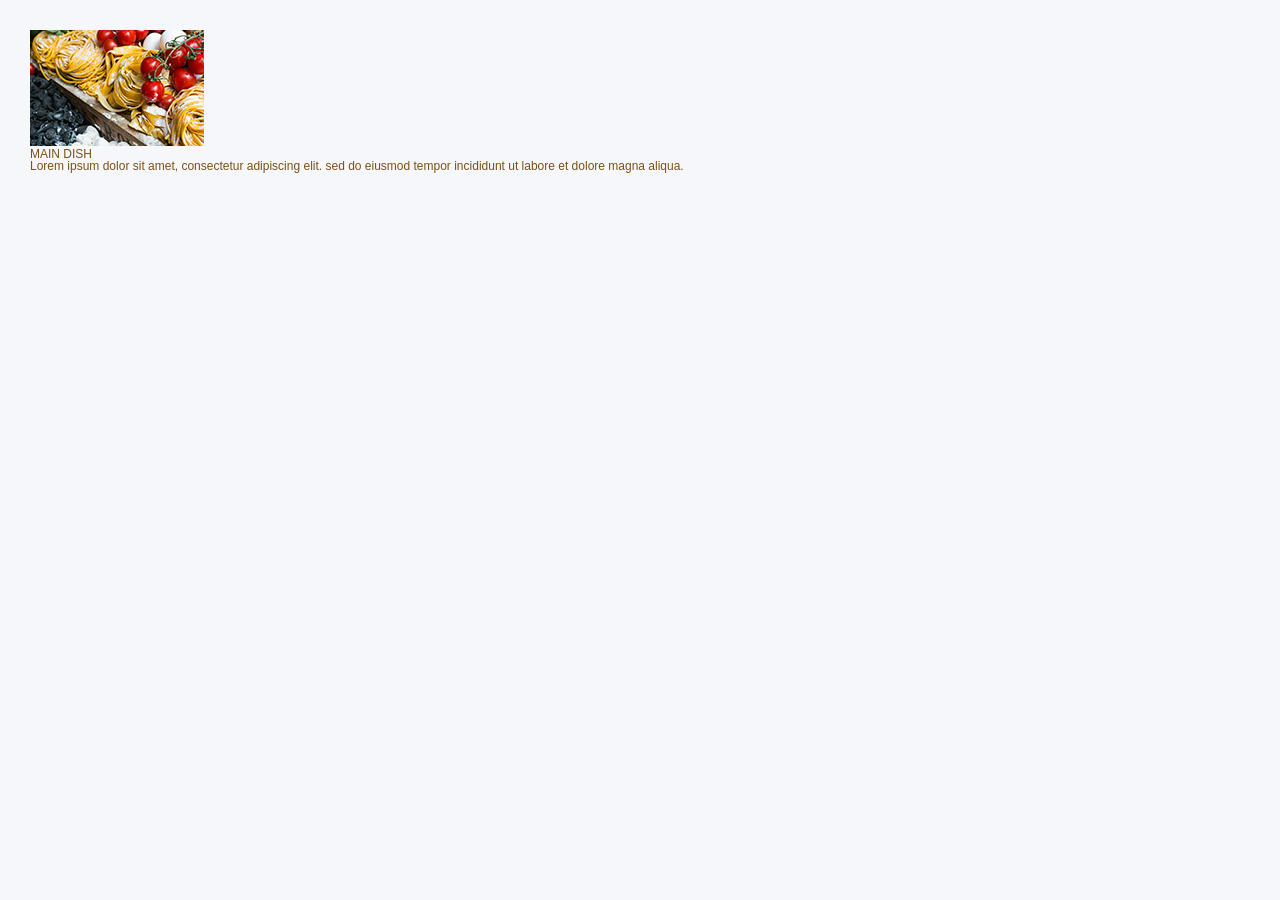
<file: grig-layout/index.html>
<!DOCTYPE html>
<html lang="ja">
<head>
    <meta charset="UTF-8">
    <meta name="viewport" content="width=device-width, initial-scale=1.0">
    <title>グリッドレイアウト</title>
    <link rel="stylesheet" href="css/reset.css">
    <link rel="stylesheet" href="css/style.css">
</head>
<body>
    <section class="item">
        <a href="#">
            <img class="image" src="images/image_S_1.jpg" alt="">
            <div class="category">MAIN DISH</div>
            <p class="discription">Lorem ipsum dolor sit amet, consectetur adipiscing elit.
                sed do eiusmod tempor incididunt ut labore et dolore magna aliqua.

                
            </p>
        </a>
    </section>
</body>
</html>
</file>
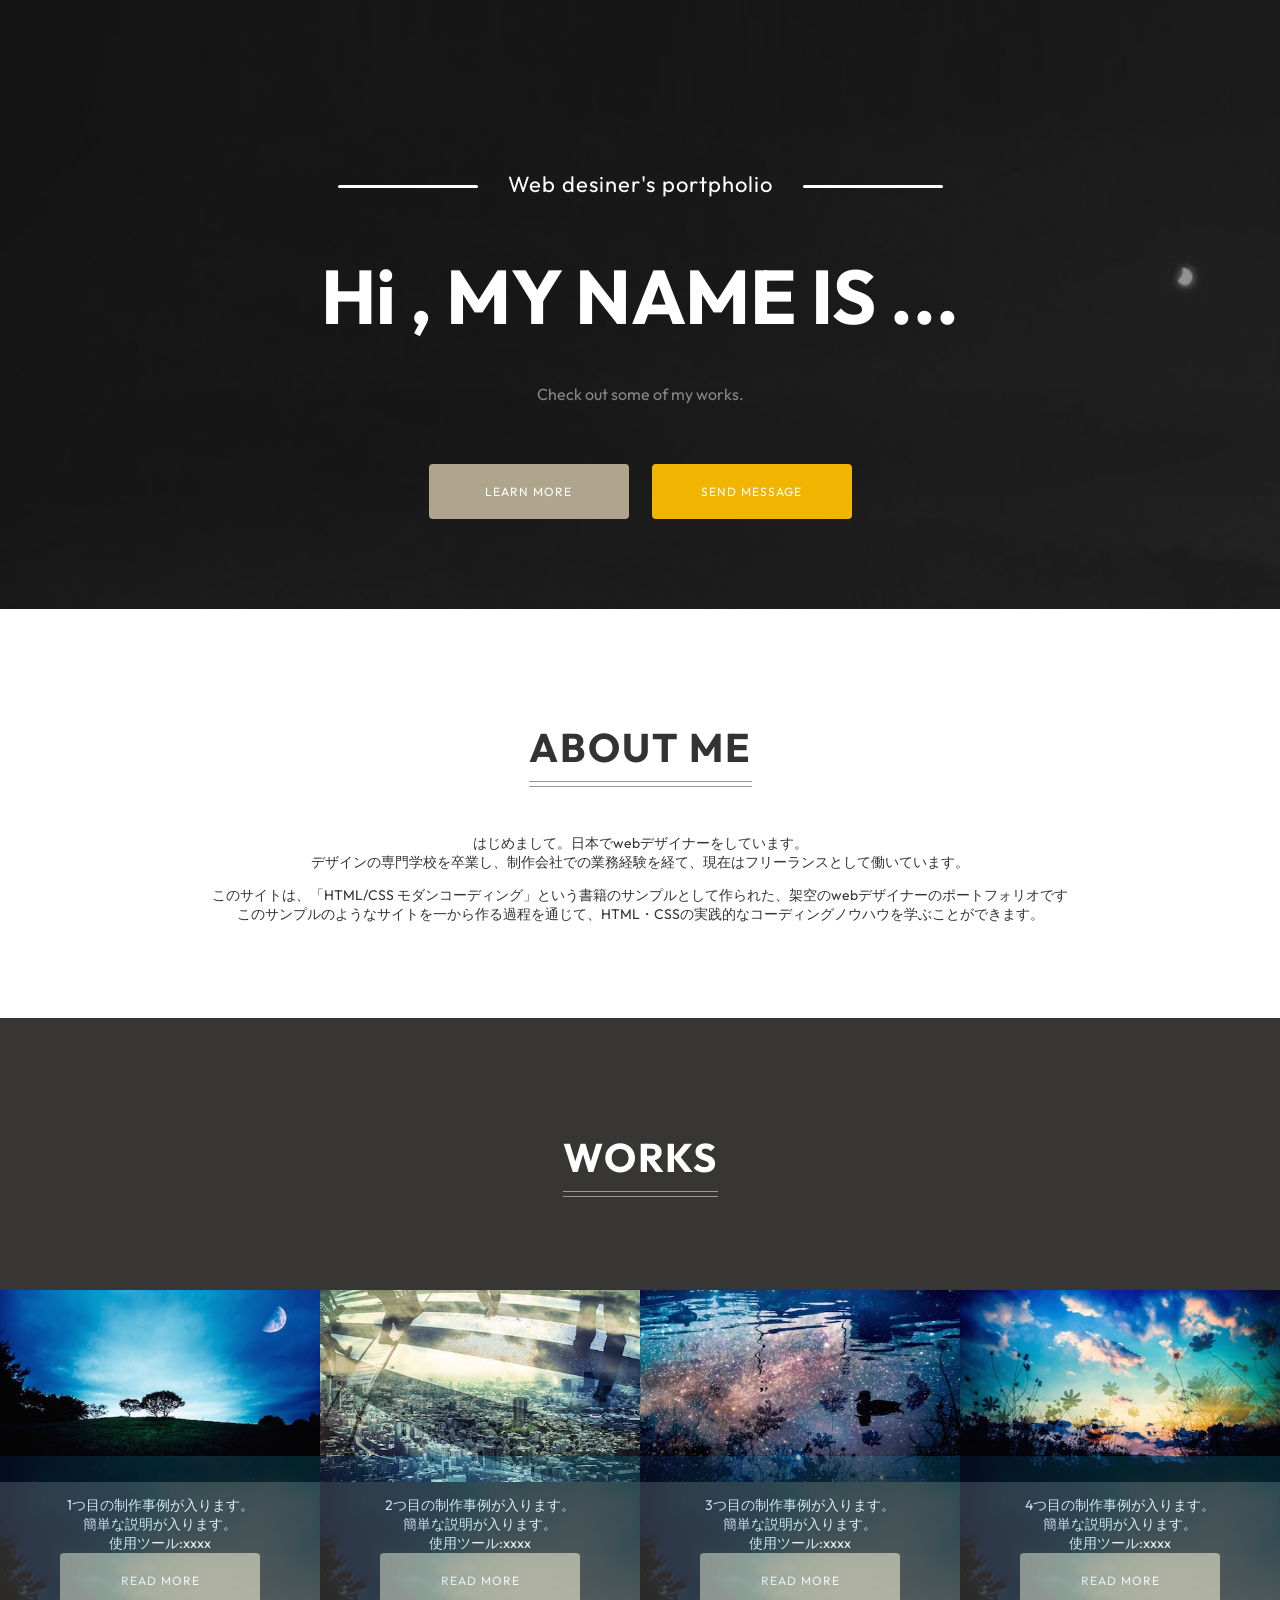
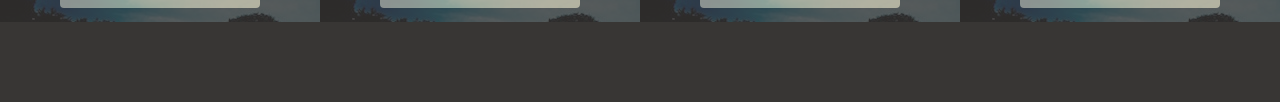
<file: singlepage-layout/index.html>
<!DOCTYPE html>
<html lang="ja">
<head>
    <meta charset="UTF-8">
    <meta name="viewport" content="width=device-width, initial-scale=1.0">
    <link rel="preconnect" href="https://fonts.googleapis.com">
    <link rel="preconnect" href="https://fonts.gstatic.com" crossorigin>
    <link href="https://fonts.googleapis.com/css2?family=Outfit&family=Source+Code+Pro:ital,wght@0,200..900;1,200..900&display=swap" rel="stylesheet">
    <link rel="stylesheet" href="./css/normalize.css">
    <link rel="stylesheet" href="./css/style.css">
    <title>シングルページレイアウト</title>
</head>
<body>
    <header class="header">
        <p class="site-title-sub">Web desiner's portpholio</p>
        <h1 class="site-title">Hi , MY NAME IS ...</h1>
        <p class="site-description">Check out some of my works.</p>
        <div class ="buttons">
            <a class="button" href="#about">LEARN MORE</a>
            <a class="button button-showy" href="#contact">SEND MESSAGE</a>
        </div>
    </header>
    <section class="about" id="about">
        <h2 class="heading">
            ABOUT ME
        </h2>
        <p class="about-text">
            はじめまして。日本でwebデザイナーをしています。<br>
            デザインの専門学校を卒業し、制作会社での業務経験を経て、現在はフリーランスとして働いています。
        </p>
        <p class="about-text">
            このサイトは、「HTML/CSS モダンコーディング」という書籍のサンプルとして作られた、架空のwebデザイナーのポートフォリオです<br>
            このサンプルのようなサイトを一から作る過程を通じて、HTML・CSSの実践的なコーディングノウハウを学ぶことができます。
        </p>
    </section>
    <section class="works">
        <h2 class="heading">
            WORKS
        </h2>
        <div class="work-wrapper">
            <div class="work-box">
                <img src="images/tree.jpg" alt="制作事例1" class="work-image">
                <p class="work-text">
                    1つ目の制作事例が入ります。<br>
                    簡単な説明が入ります。<br>
                    使用ツール:xxxx <br>
                    <a href="#" class="button">READ MORE</a>
                </p>
            </div>
            <div class="work-box">
                <img src="images/building.jpg" alt="制作事例2" class="work-image">
                <p class="work-text">
                    2つ目の制作事例が入ります。<br>
                    簡単な説明が入ります。<br>
                    使用ツール:xxxx <br>
                    <a href="#" class="button">READ MORE</a>
                </p>
            </div>
            <div class="work-box">
                <img src="images/lake.jpg" alt="制作事例3" class="work-image">
                <p class="work-text">
                    3つ目の制作事例が入ります。<br>
                    簡単な説明が入ります。<br>
                    使用ツール:xxxx <br>
                    <a href="#" class="button">READ MORE</a>
                </p>
            </div>
            <div class="work-box">
                <img src="images/sky.jpg" alt="制作事例4" class="work-image">
                <p class="work-text">
                    4つ目の制作事例が入ります。<br>
                    簡単な説明が入ります。<br>
                    使用ツール:xxxx <br>
                    <a href="#" class="button">READ MORE</a>
                </p>
            </div>
        </div>
    </section>
    <section class="skills"></section>
    <section class="contact" id="contact"></section>
    <footer class="footer"></footer>
</body>
</html>
</file>
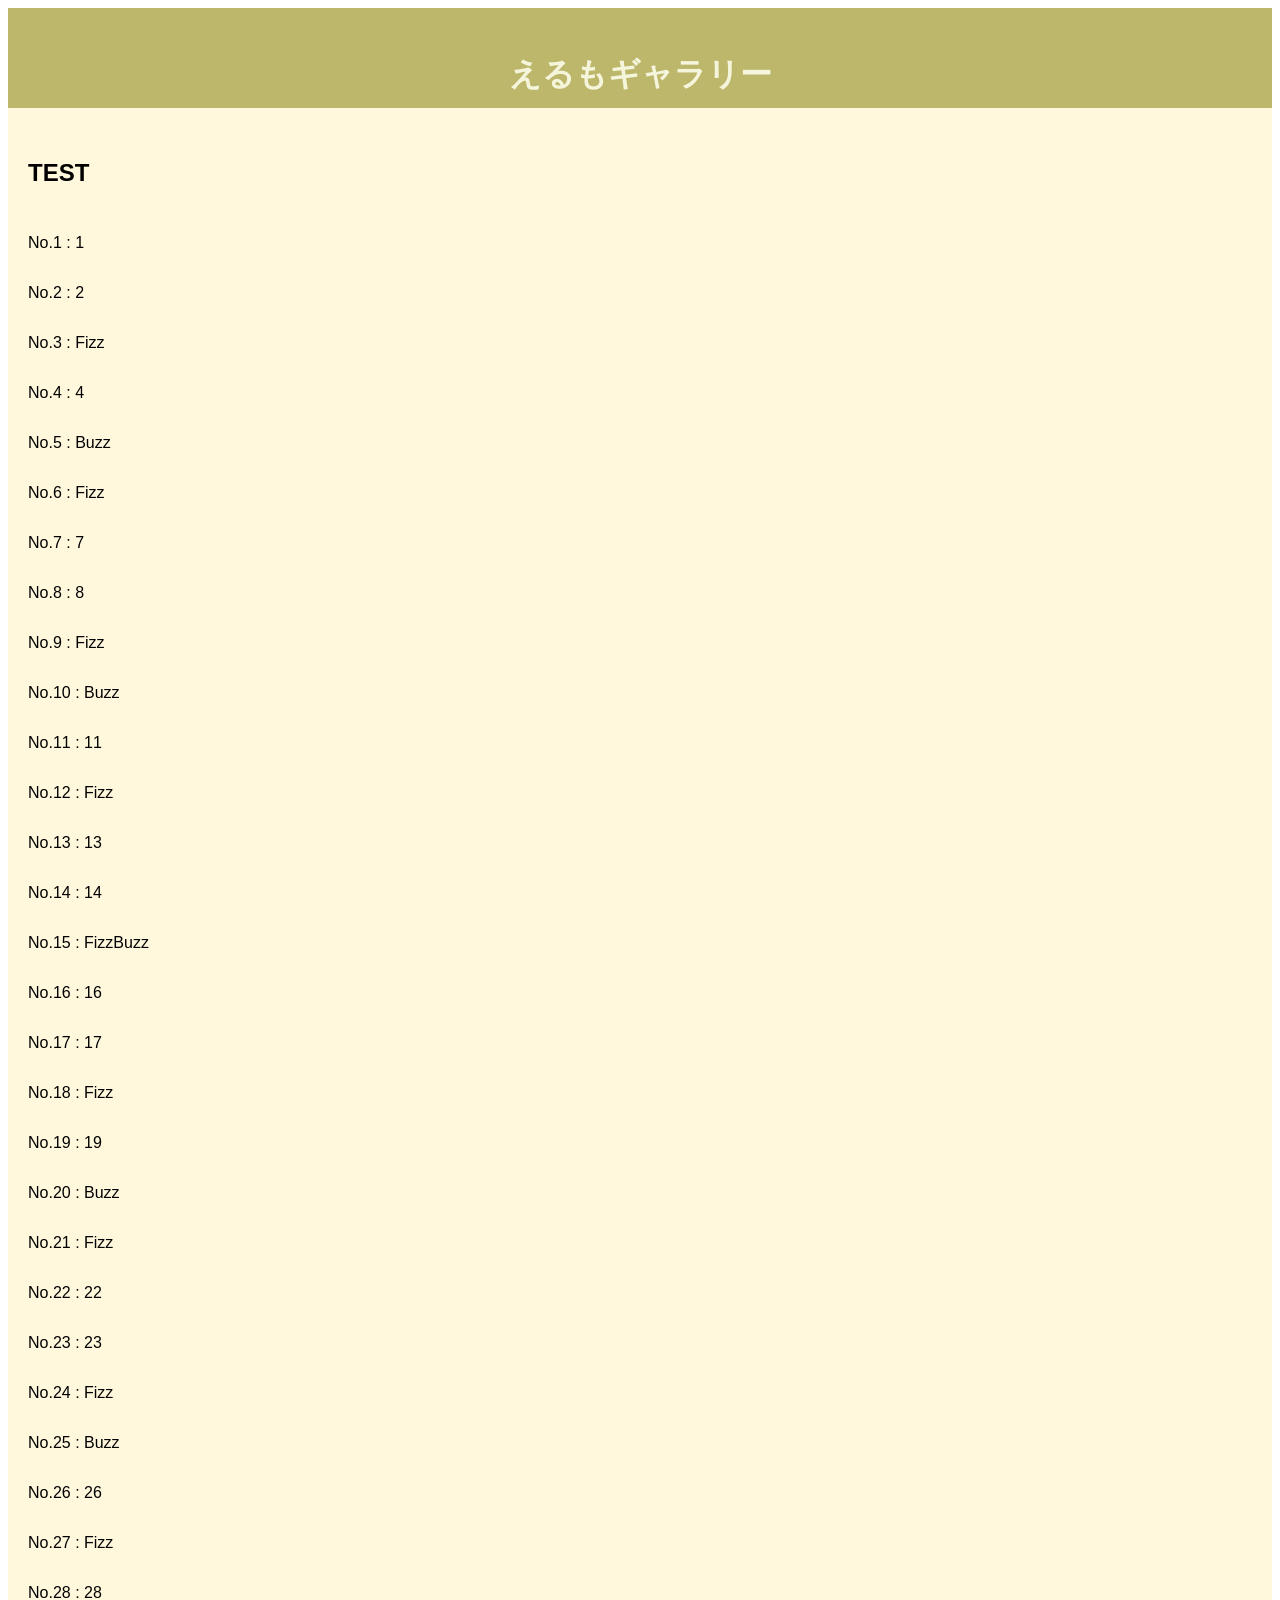
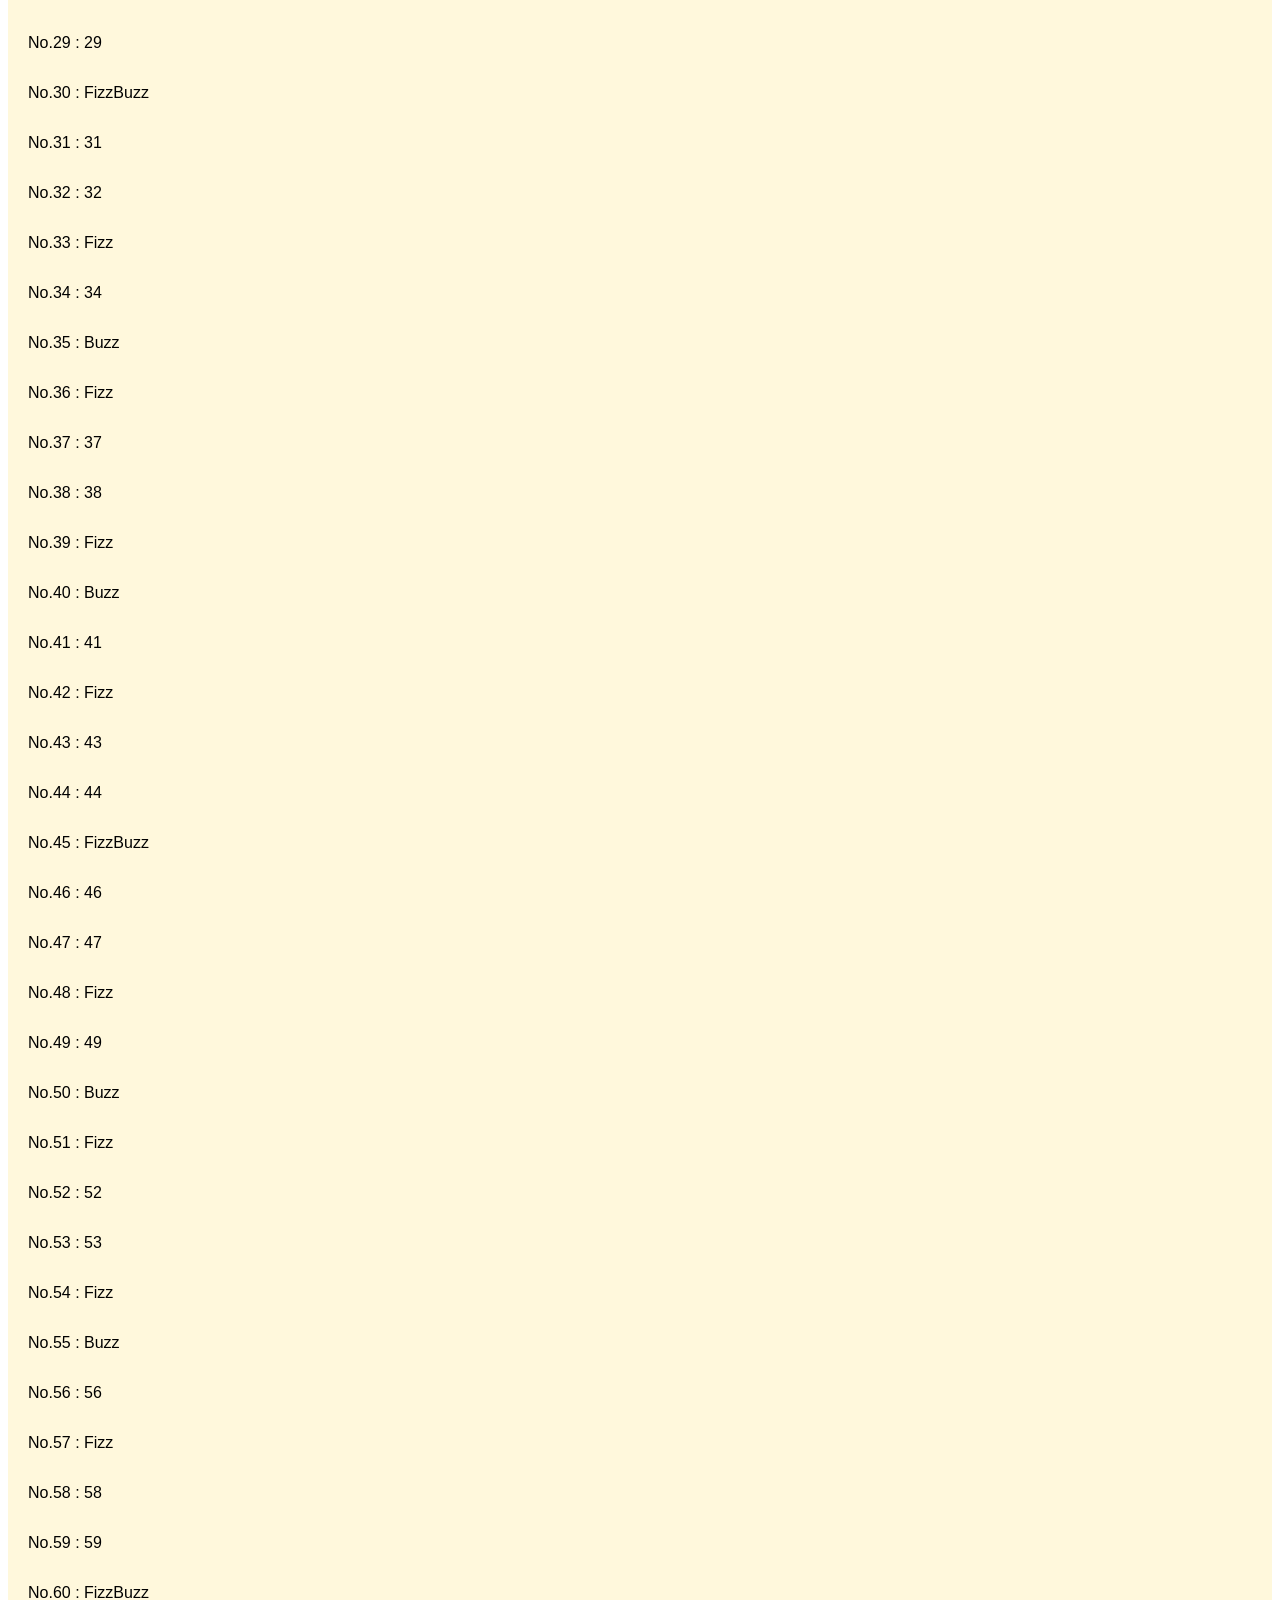
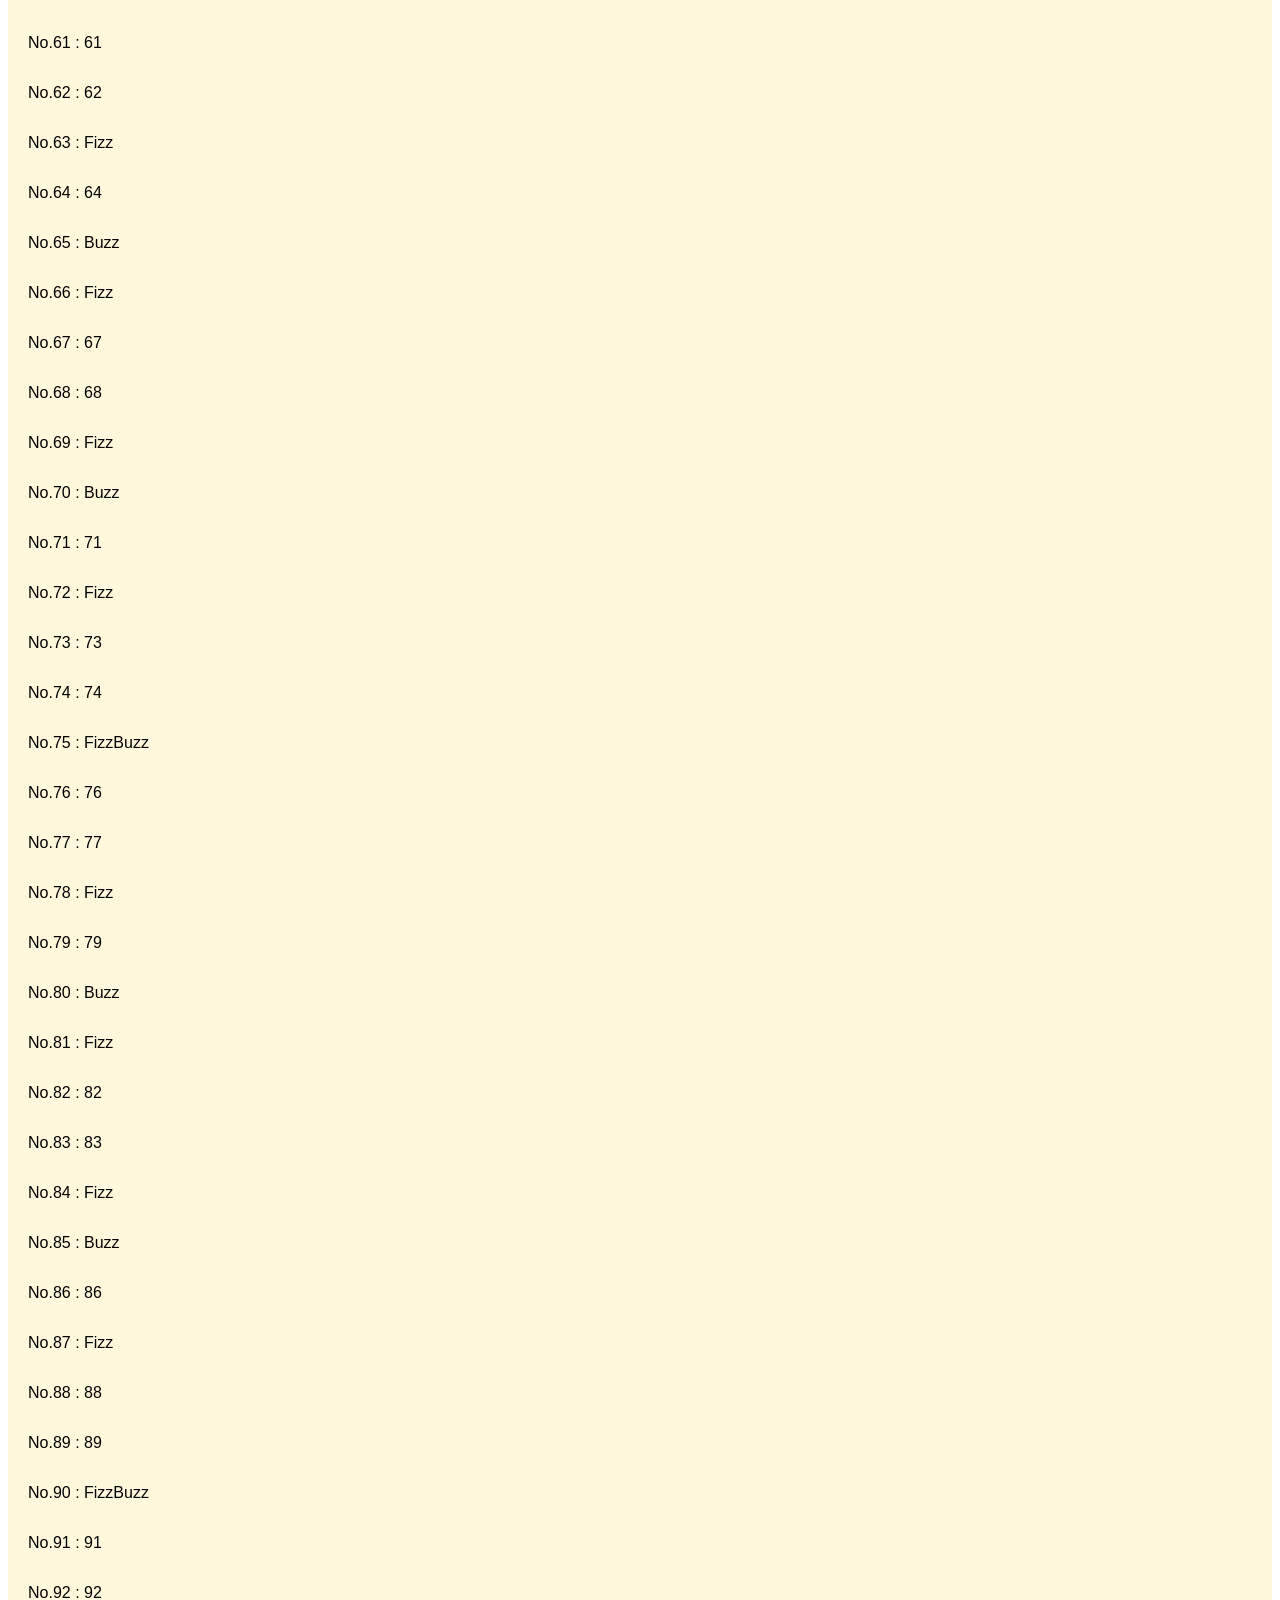
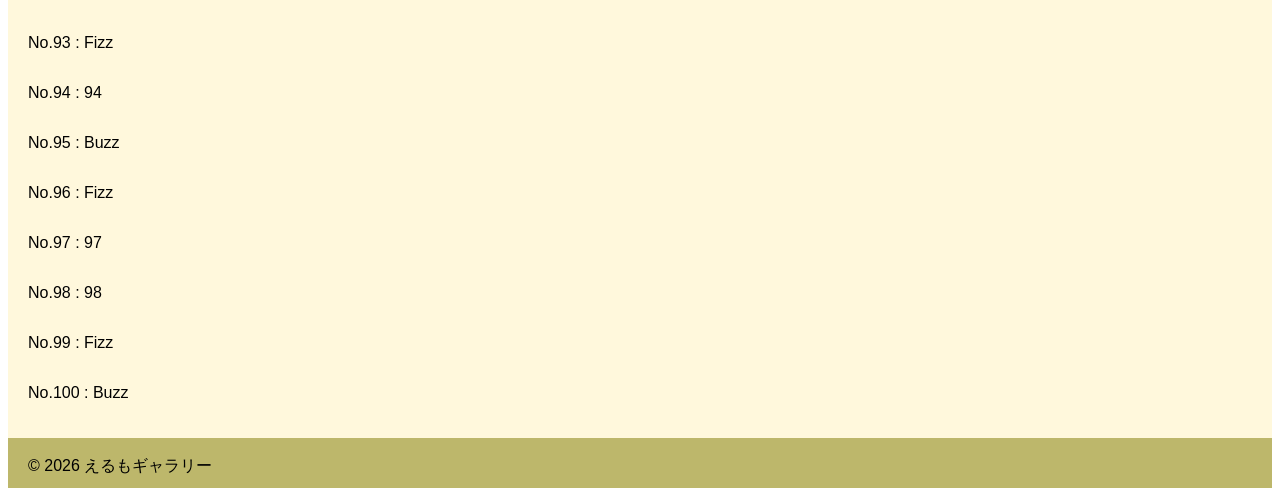
<file: testsample/index.html>
<!DOCTYPE html>
<html lang="en">
<head>
    <meta charset="UTF-8">
    <meta name="viewport" content="width=device-width, initial-scale=1.0">
    <title>えるもギャラリー</title>
    <link rel="stylesheet". href="css/style.css">
</head>
<body>
    <header>
        <h1>えるもギャラリー</h1>
    </header>
    <main>
        <section>
            <h2>TEST</h2>
            <div id="testOutputContent"></div>
        </section>
        <!-- <h2>Pictures</h2>
        <div class="image-container">
        <img class="slide" src="img1.jpg">
        <img class="slide" src="img2.jpg">
        <img class="slide" src="img3.jpg">
        <img class="slide" src="img4.jpg">
        <img class="slide" src="img5.jpg">
        <img class="slide" src="img6.jpg">
        <img class="slide" src="img7.jpg">
        <img class="slide" src="img8.jpg">        
        </div>
        <h2>Movies</h2>
        <div class="video-container">
        <video id="videoPlayer" width="100%" height="400px" controls></video>
        </div> -->
    </main>
    <footer>
        &copy; 2026 えるもギャラリー        
    </footer>
    <script src="./js/main.js"></script>
</body>
</html>
</file>
<file: grig-layout/css/style.css>
@charset "UTF-8";

html{
    font-size: 62.5%;
}
body{
    padding: 30px;
    background-color: #f6f7fb;
    color: #333;
    font-size: 1.2rem;
    font-family:  "Hiragino Kaku Gothic ProN", "メイリオ", sans-serif;
}

*,*::before,*::after{
    box-sizing: border-box;
}

a:link, a:visited,a:hover{
    color: #7c5119;
    text-decoration: none;
}
</file>
<file: singlepage-layout/css/style.css>
@charset "utf-8";

html{
    font-size: 62.5%;
}

*,*::before,
*,*::after{
    box-sizing: border-box;
}


body{
    background: #151515 url("../images/bg.png") no-repeat fixed left bottom;
    background-size : cover;
    color:#fff;
    text-align: center;
    font-size: 1.4rem;
    font-family:"Outfit", "Hiragino Kaku Gothic ProN","Meiryo", sans-serif;
}

.header{
    padding : 170px 30px 80px;
}
.site-title-sub{
    margin:0 0 30px;
    letter-spacing: 1px;
    font-size: 2.2rem;
}
.site-title-sub::before,
.site-title-sub::after {
    content:"";
    display: inline-block;
    width: 140px;
    height: 3px;
    margin:0 30px;
    background-color: #fff;
    vertical-align: middle;
    border-radius: 50px;
} 
.site-title{
    margin:50px 0 40px;
    font-size: 7.6rem;
}
.site-description{
    margin-bottom: 50px;
    color:#888;
    font-size: 1.6rem;
}
.button{
    display: inline-block;
    width:200px;
    padding:20px;
    border-radius:4px;
    color: #fff;
    background-color: #afa58d;;
    text-decoration: none;
    letter-spacing: 1px;
    font-size: 1.2rem;

}
.button:hover{
    opacity:0.9;
}   
.button-showy{
    background-color: #f1b400;
}
.buttons .button{
    margin: 10px;
}
.about{
    padding: 80px 30px;
    background-color: #fff;
    color:#333;
}
.heading{
    position: relative;
    display: inline-block;
    padding-bottom: 15px;
    margin:30px 0 15 px;
    letter-spacing: 2px;
    font-size: 4rem;
}
.heading::before,
.heading::after{
    content : "";
    position: absolute;
    right:0;
    bottom:0;
    left:0;
    border-bottom:1px solid #999;
}
.heading::before{
    bottom:5px;
}
.about-txt{
    margin:30px 0;
    line-height: 2.5;
}
.works{
    background-color: #383634;
    padding:80px 0;
}
.work-wrapper{
    display: table;
    width: 100%;
    margin-top: 60px;
    table-layout:fixed;
}
.work-box{
    position: relative;
    display:table-cell;
}
.work-image{
    display:block;
    width:100%;
}
.work-box::after{
    content:"";
    position : absolute;
    top:50%;
    left:0;
    width:100%;
    height:50%;
    background: url("../images/tree.jpg") no-repeat;
    background-color: 100% 100%;
    opacity: 0.2;
    transform: scaleY(-1y
    );
}
</file>
<file: testsample/css/style.css>
body{
    font-family: "Kiwi Maru", "Segoe UI", "Helvetica Neue", "Hiragino Kaku Gothic ProN", メイリオ, meiryo, sans-serif;
}
header{
    width: 100%;
    padding:20px;
    height:100px;
    line-height: 50px;
    background-color: darkkhaki;

}
header h1{
    color: beige;
    text-align: center;
}
main{
    display: block;
    width: 100%;
    padding:20px;
    line-height: 50px;
    background-color:cornsilk;
}

footer{
    display: block;
    width: 100%;    
    line-height: 15px;
    height:50px;
    padding:20px;
    background-color: darkkhaki;
}

*, *::before, *::after {
    box-sizing: border-box;
}

.image-container {
  width: 100%;
  text-align: center;
  display: flex;
  flex-wrap: wrap;
}
.video-container {
  display: block;
  width: 100%;
  text-align: center;
  margin-top: 20px;
}

.slide {
  display: flex;
  justify-content: center;
  align-items: center;
  width: 20%;
  height: 150px;
  object-fit: cover;
  margin: 5px;
}
</file>
